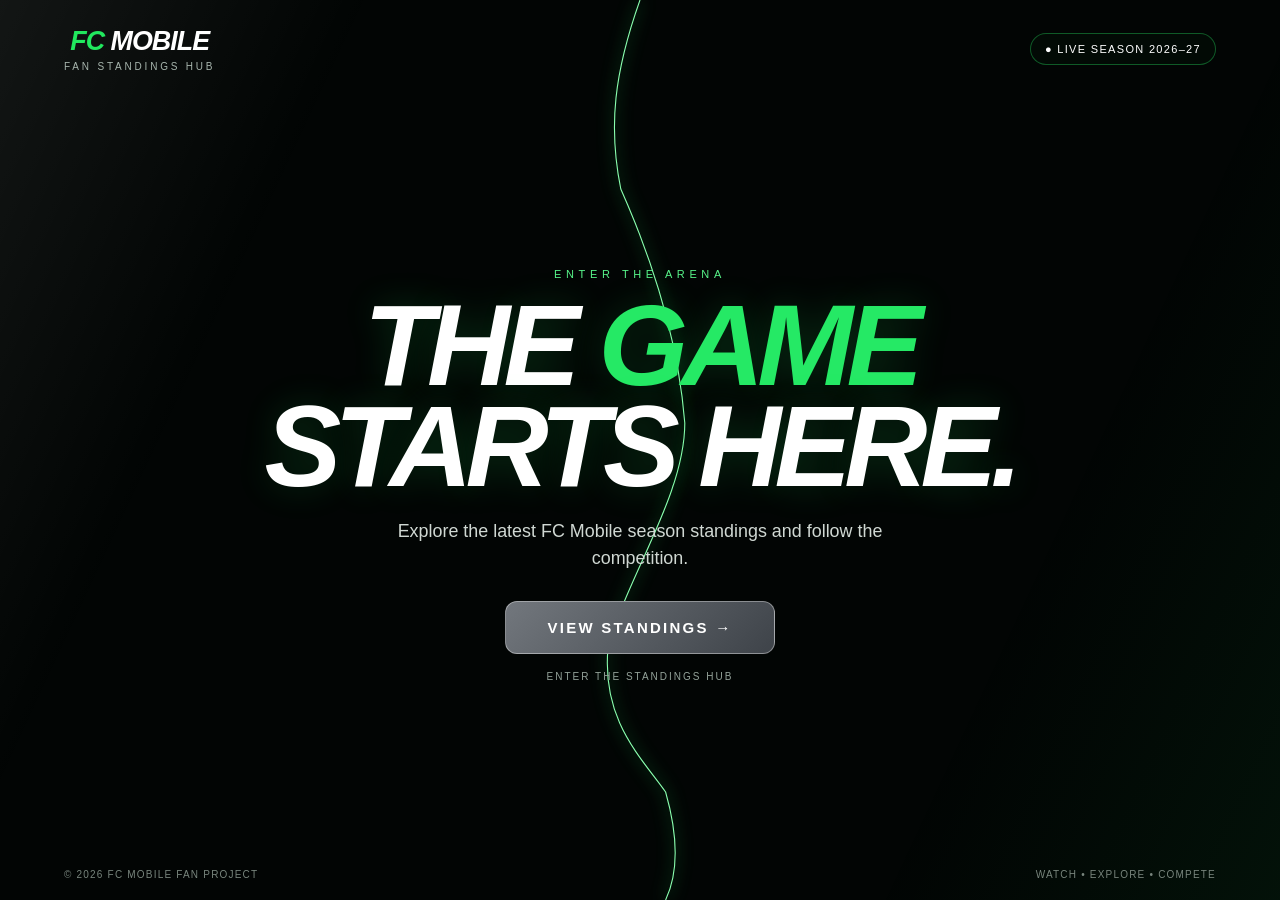
<file: index.html>
<!DOCTYPE html>
<html lang="en">
<head>
<meta charset="utf-8">
<meta name="viewport" content="width=device-width,initial-scale=1">
<title>FC MOBILE — Standings</title>
<style>
*{box-sizing:border-box}html,body{margin:0;width:100%;height:100%;overflow:hidden;background:#020504;font-family:Arial,Helvetica,sans-serif;color:#fff}
:root{--green:#25e965}
.page2{position:fixed;inset:0;z-index:1;background:linear-gradient(135deg,#1b3027,#0b1712 55%,#07100c);overflow:hidden;perspective:1800px;display:none}
body.transitioning .page2,body.opened .page2{display:block}
.p2-world{position:absolute;inset:-8vh -8vw;transform:scale(.82) translateY(2vh);transform-origin:center;transition:transform 2.4s cubic-bezier(.18,.8,.18,1);will-change:transform}
body.opened .p2-world{transform:scale(1.035) translateY(-.8vh)}
.p2-video{position:absolute;inset:0;width:100%;height:100%;object-fit:cover;filter:brightness(.72) saturate(1.08);transform:scale(1.06);opacity:1}
.p2-content{position:relative;z-index:2;min-height:100%;display:flex;align-items:center;justify-content:center;padding:78px 18px 35px;opacity:0;visibility:hidden;pointer-events:none;transition:opacity .35s ease .15s}
body.opened .p2-content{opacity:1;visibility:visible;pointer-events:auto}
.standings-panel{position:relative;width:min(94vw,980px);background:rgba(235,240,245,.10);border:1px solid rgba(255,255,255,.38);border-radius:18px;overflow:hidden;box-shadow:0 25px 90px rgba(0,0,0,.48),inset 0 1px 0 rgba(255,255,255,.18);backdrop-filter:blur(20px) saturate(125%);-webkit-backdrop-filter:blur(20px) saturate(125%);opacity:0;visibility:hidden}
.standings-panel.table-ready{opacity:1;visibility:visible}
.split-reveal{position:fixed;inset:0;z-index:30;pointer-events:none;display:none;background:transparent}.split-reveal.active{display:block}
.split-half{position:absolute;overflow:hidden;will-change:height,top;opacity:1;filter:drop-shadow(0 14px 28px rgba(0,0,0,.22))}
.split-half .standings-ghost{position:absolute;margin:0;visibility:visible!important;opacity:1!important}
.panel-title{padding:20px 22px;border-bottom:1px solid rgba(255,255,255,.18);display:flex;justify-content:space-between;align-items:end;background:rgba(255,255,255,.045)}.panel-title h2{margin:0;color:#fff;letter-spacing:.12em;font-size:clamp(19px,3vw,30px);text-shadow:0 1px 12px rgba(0,0,0,.45)}
.season{font-size:11px;color:#9aa9a1}.season strong{display:block;color:#fff;font-size:14px;margin-top:4px}
.table-wrap{overflow:auto}table{width:100%;min-width:680px;border-collapse:collapse}th,td{padding:12px 9px;text-align:center;border-bottom:1px solid rgba(255,255,255,.12);font-size:13px}th{font-size:10px;letter-spacing:.08em;color:rgba(255,255,255,.68)}tbody tr{cursor:pointer;transition:background .22s ease,transform .22s ease}tbody tr:hover,tbody tr:active{background:rgba(255,255,255,.10);transform:scale(1.008)}.club{text-align:left;font-weight:700}.club-mark{display:inline-flex;width:26px;height:26px;border-radius:50%;align-items:center;justify-content:center;background:rgba(255,255,255,.12);border:1px solid rgba(255,255,255,.32);font-size:9px;margin-right:8px}.points{color:#b8ffd0;font-weight:900}
.form-dot{display:inline-flex;width:22px;height:22px;border:2px solid #9ca3af;border-radius:50%;align-items:center;justify-content:center;margin:0 2px;font-size:14px;font-weight:800;line-height:1;vertical-align:middle;font-family:Arial,Helvetica,sans-serif;background:transparent;color:transparent;box-sizing:border-box}.form-dot.win{background:#2f9857;border-color:#2f9857;color:#fff}.form-dot.loss{background:#ea4335;border-color:#ea4335;color:#fff}.form-dot.draw{background:#9aa0a6;border-color:#9aa0a6;color:#fff;font-size:16px}.form-dot.not-played{background:transparent;border-color:#9ca3af;color:transparent}.form-dot.latest{background:transparent!important}.form-dot.win.latest{border-color:#2f9857;color:#2f9857;box-shadow:inset 0 0 0 2px rgba(47,152,87,.22)}.form-dot.loss.latest{border-color:#ea4335;color:#ea4335;box-shadow:inset 0 0 0 2px rgba(234,67,53,.18)}.form-dot.draw.latest{border-color:#9aa0a6;color:#7f858c;box-shadow:inset 0 0 0 2px rgba(154,160,166,.18)}
.home-btn{position:fixed;z-index:20;top:18px;left:18px;border:1px solid rgba(255,255,255,.28);background:rgba(0,0,0,.55);color:#fff;padding:10px 14px;border-radius:999px;cursor:pointer;display:none}body.opened .home-btn{display:block}
.door-stage{position:fixed;inset:0;z-index:10;background:transparent;perspective:1800px;overflow:hidden}
#sourceVideo{position:absolute;inset:0;width:100%;height:100%;object-fit:cover;filter:brightness(.8);z-index:1;background:transparent}
.door{position:absolute;inset:0;width:100%;height:100%;z-index:3;pointer-events:none;transform-style:preserve-3d;will-change:transform;transition:transform 2.35s cubic-bezier(.18,.72,.18,1),filter 2.35s ease}
#leftDoor{transform-origin:left center;clip-path:polygon(0 0,50% 0,49% 7%,48% 14%,48.5% 21%,51% 29%,53% 38%,53.5% 47%,52% 55%,49% 64%,47.5% 72%,49% 80%,52% 88%,53% 94%,52% 100%,0 100%)}
#rightDoor{transform-origin:right center;clip-path:polygon(50% 0,100% 0,100% 100%,52% 100%,53% 94%,52% 88%,49% 80%,47.5% 72%,49% 64%,52% 55%,53.5% 47%,53% 38%,51% 29%,48.5% 21%,48% 14%,49% 7%)}
.door-stage.ready #sourceVideo{opacity:0}
.door-glass{position:absolute;inset:0;z-index:4;pointer-events:none;background:linear-gradient(115deg,rgba(255,255,255,.07),transparent 22%,transparent 76%,rgba(37,233,101,.06))}
.curve{position:absolute;inset:0;z-index:5;width:100%;height:100%;pointer-events:none;filter:drop-shadow(0 0 8px rgba(37,233,101,.9))}.curve path{fill:none;stroke:#8affaf;stroke-width:1.1;vector-effect:non-scaling-stroke}
#rightCurve{display:none}
.landing-ui{position:absolute;inset:0;z-index:8;display:flex;flex-direction:column;align-items:center;justify-content:center;text-align:center;padding:90px 20px 40px;transition:opacity .3s ease}
header{position:absolute;top:0;left:0;width:100%;padding:26px clamp(20px,5vw,72px);display:flex;justify-content:space-between;align-items:center}.brand{font-size:clamp(20px,2.1vw,34px);font-weight:900;font-style:italic;letter-spacing:-1px}.brand b{color:#21e85e}.tag{font-size:10px;letter-spacing:.28em;color:#a8b6ae;margin-top:4px}.status{font-size:11px;letter-spacing:.12em;border:1px solid rgba(42,237,105,.35);padding:9px 14px;border-radius:999px;background:rgba(4,20,10,.38)}
.kicker{font-size:11px;letter-spacing:.42em;color:#58f58a;margin-bottom:15px;text-transform:uppercase}h1{margin:0;font-size:clamp(44px,9vw,130px);line-height:.88;letter-spacing:-.06em;font-style:italic;text-shadow:0 0 35px rgba(37,241,99,.18)}h1 span{color:#25e965}.hero-p{margin:20px auto 28px;max-width:560px;color:#d0d8d3;font-size:clamp(14px,1.4vw,18px);line-height:1.55}.cta{cursor:pointer;border:1px solid rgba(255,255,255,.38);background:linear-gradient(135deg,#72777d,#3e4349);color:#fff;padding:17px 42px;border-radius:12px;font-size:15px;font-weight:900;letter-spacing:.15em}.hint{margin-top:17px;font-size:10px;letter-spacing:.2em;color:#94a39a;text-transform:uppercase}footer{position:absolute;bottom:20px;left:0;width:100%;padding:0 clamp(20px,5vw,72px);display:flex;justify-content:space-between;color:#78857d;font-size:10px;letter-spacing:.12em}
body.opening .landing-ui{opacity:0;pointer-events:none}
body.opening #leftDoor{transform:translateX(-14vw) translateZ(-12px) rotateY(72deg);filter:brightness(.72)}body.opening #rightDoor{transform:translateX(14vw) translateZ(-12px) rotateY(-72deg);filter:brightness(.72)}
body.opening #leftCurve{opacity:0;transition:opacity .25s}
body.opened .door-stage{pointer-events:none;opacity:0;transition:opacity .18s ease}
body.opened #leftDoor{transform:translateX(-105vw) rotateY(86deg);transition:transform .7s ease .02s}body.opened #rightDoor{transform:translateX(105vw) rotateY(-86deg);transition:transform .7s ease .02s}
@media(max-width:650px){.status,.footer-right{display:none}.cta{padding:15px 25px}.panel-title{padding:17px}}
</style>
</head>
<body>
<!-- PAGE 2: STANDINGS SCREEN -->
<section id="page2" class="app-page page2" aria-label="Standings page"><div class="p2-world"><video class="p2-video" autoplay muted loop playsinline preload="auto"><source src="fc_mobile_background_hd_under25mb.mp4" type="video/mp4"></video><button class="home-btn" id="homeBtn">← HOME</button><div class="p2-content"><section class="standings-panel"><div class="panel-title"><h2>LEAGUE STANDINGS</h2><div class="season">Season<strong>2026–27</strong></div></div><div class="table-wrap"><table><thead><tr><th>#</th><th>CLUB</th><th>MP</th><th>W</th><th>D</th><th>L</th><th>GF</th><th>GA</th><th>GD</th><th>PTS</th><th>LAST 5</th></tr></thead><tbody id="standingsBody"></tbody></table></div></section></div></div></section><div class="split-reveal" id="splitReveal"></div>
<!-- PAGE 1: HOME / LANDING SCREEN -->
<section id="page1" class="app-page page1 door-stage" data-page="home" aria-label="Home page"><video id="sourceVideo" autoplay muted loop playsinline><source src="video_2026-08-29_18-55-29.mp4?v=4" type="video/mp4"></video><canvas id="leftDoor" class="door"></canvas><canvas id="rightDoor" class="door"></canvas><div class="door-glass"></div><svg id="leftCurve" class="curve" viewBox="0 0 100 100" preserveAspectRatio="none"><path d="M50 0 C48 8 47.5 14 48.5 21 C51 29 53 38 53.5 47 C53.5 55 49 64 47.5 72 C47 80 50 84 52 88 C53 93 53 97 52 100"/></svg><div class="landing-ui"><header><div><div class="brand"><b>FC</b> MOBILE</div><div class="tag">FAN STANDINGS HUB</div></div><div class="status">● LIVE SEASON 2026–27</div></header><div class="kicker">Enter the arena</div><h1>THE <span>GAME</span><br>STARTS HERE.</h1><p class="hero-p">Explore the latest FC Mobile season standings and follow the competition.</p><button class="cta" id="enter">VIEW STANDINGS →</button><div class="hint">Enter the standings hub</div><footer><div>© 2026 FC MOBILE FAN PROJECT</div><div class="footer-right">WATCH • EXPLORE • COMPETE</div></footer></div></section>
<script>
(() => {
'use strict';
const $=s=>document.querySelector(s);
const body=document.body, enter=$('#enter'), home=$('#homeBtn');
const panel=$('.standings-panel'), tbody=$('#standingsBody'), reveal=$('#splitReveal');
const source=$('#sourceVideo'), p2=$('.p2-video');
const left=$('#leftDoor'), right=$('#rightDoor');
let opening=false, dataReady=false, revealTimer=null, raf=0;

/* Restore the original moving-video-door effect. */
function setupDoors(){
 if(!source||!left||!right)return;
 const cl=left.getContext('2d'), cr=right.getContext('2d');
 function size(){
  const d=Math.min(window.devicePixelRatio||1,2);
  [left,right].forEach(x=>{x.width=Math.round(innerWidth*d);x.height=Math.round(innerHeight*d);x.style.width=innerWidth+'px';x.style.height=innerHeight+'px';});
 }
 function paint(){
  if(source.readyState>=2){
   cl.setTransform(1,0,0,1,0,0);cr.setTransform(1,0,0,1,0,0);
   cl.clearRect(0,0,left.width,left.height);cr.clearRect(0,0,right.width,right.height);
   cl.drawImage(source,0,0,left.width,left.height);cr.drawImage(source,0,0,right.width,right.height);
   requestAnimationFrame(paint);
  } else requestAnimationFrame(paint);
 }
 size();window.addEventListener('resize',size);
 source.addEventListener('loadeddata',paint,{once:true});
 source.play().catch(()=>{});
}
setupDoors();

function lastFive(t){
 const a=Array.isArray(t.last5)?t.last5.slice(0,5):[];
 while(a.length<5)a.push('N');
 let latest=-1; for(let i=a.length-1;i>=0;i--){if(['W','D','L'].includes(a[i])){latest=i;break}}
 return a.map((x,i)=>{
   const latestClass=i===latest?' latest':'';
   if(x==='W')return '<span class="form-dot win'+latestClass+'" title="Win">✓</span>';
   if(x==='L')return '<span class="form-dot loss'+latestClass+'" title="Loss">×</span>';
   if(x==='D')return '<span class="form-dot draw'+latestClass+'" title="Draw">−</span>';
   return '<span class="form-dot not-played" title="Not played"></span>';
 }).join('');
}
function render(rows){
 if(!Array.isArray(rows))rows=[];
 rows.sort((a,b)=>(Number(b.pts)||0)-(Number(a.pts)||0)||(Number(b.gd)||0)-(Number(a.gd)||0)||(Number(b.gf)||0)-(Number(a.gf)||0)||String(a.team||'').localeCompare(String(b.team||'')));
 tbody.innerHTML=rows.map((t,i)=>'<tr><td>'+ (i+1) +'</td><td class="club"><span class="club-mark">'+String(t.team||'').slice(0,2)+'</span>'+String(t.team||'')+'</td><td>'+Number(t.p||0)+'</td><td>'+Number(t.w||0)+'</td><td>'+Number(t.d||0)+'</td><td>'+Number(t.l||0)+'</td><td>'+Number(t.gf||0)+'</td><td>'+Number(t.ga||0)+'</td><td>'+Number(t.gd||0)+'</td><td class="points">'+Number(t.pts||0)+'</td><td>'+lastFive(t)+'</td></tr>').join('');
 dataReady=true;
}
fetch('data.json?ts='+Date.now(),{cache:'no-store'})
 .then(r=>{if(!r.ok)throw new Error('data.json '+r.status);return r.json()})
 .then(render)
 .catch(err=>{console.error(err);render([]);});

function clearReveal(){
 cancelAnimationFrame(raf);clearTimeout(revealTimer);
 reveal.classList.remove('active');reveal.innerHTML='';
}

function showFinal(){
 clearReveal();
 panel.style.visibility='visible';
 panel.style.opacity='1';
 panel.classList.add('table-ready');
}

/* Dynamic row split: the current sorted table is the ONLY data source. */
function revealTable(){
 if(!body.classList.contains('opened'))return;
 if(!dataReady){revealTimer=setTimeout(revealTable,100);return;}
 const rows=[...tbody.querySelectorAll('tr')];
 if(!rows.length){showFinal();return;}

 clearReveal();
 panel.style.visibility='visible';panel.style.opacity='0';
 const rect=panel.getBoundingClientRect();
 if(rect.width<10||rect.height<10){revealTimer=setTimeout(revealTable,100);return;}

 const split=Math.ceil(rows.length/2);
 const mid=rect.top+rect.height/2;
 panel.style.visibility='hidden';

 function build(kind,items,withHeader){
  const wrap=document.createElement('div');
  wrap.className='split-half '+kind;
  wrap.style.left=rect.left+'px';wrap.style.width=rect.width+'px';
  wrap.style.top=mid+'px';wrap.style.height='0px';
  const card=document.createElement('div');card.className='split-card';
  const tw=document.createElement('div');tw.className='table-wrap';
  const table=document.createElement('table');
  if(withHeader)table.appendChild(panel.querySelector('thead').cloneNode(true));
  const tb=document.createElement('tbody');
  items.forEach(row=>tb.appendChild(row.cloneNode(true)));
  table.appendChild(tb);tw.appendChild(table);card.appendChild(tw);wrap.appendChild(card);reveal.appendChild(wrap);
  return {wrap,card};
 }
 const top=build('top',rows.slice(0,split),true);
 const bottom=build('bottom',rows.slice(split),false);
 reveal.classList.add('active');

 requestAnimationFrame(()=>{
  const topH=Math.max(1,top.card.getBoundingClientRect().height);
  const bottomH=Math.max(1,bottom.card.getBoundingClientRect().height);
  const start=performance.now(),duration=2800;
  function tick(now){
   const p=Math.min(1,(now-start)/duration),e=1-Math.pow(1-p,3);
   const h1=topH*e,h2=bottomH*e;
   top.wrap.style.height=h1+'px';top.wrap.style.top=(mid-h1)+'px';
   bottom.wrap.style.height=h2+'px';bottom.wrap.style.top=mid+'px';
   if(p<1){raf=requestAnimationFrame(tick);return;}
   showFinal();
  }
  raf=requestAnimationFrame(tick);
 });
}

/* PAGE ROUTER — Page 1 is Home, Page 2 is Standings.
   Back always routes Page 2 -> Page 1 without leaving the site. */
const page1=$('#page1'), page2=$('#page2');
const ROUTE_HOME='home', ROUTE_STANDINGS='standings';
const baseUrl=location.pathname+location.search;

function currentRoute(){return history.state&&history.state.fcRoute||ROUTE_HOME;}

function activatePage(route,{animate=true}={}){
 if(route===ROUTE_HOME){
  clearReveal();
  body.classList.remove('opening','opened','transitioning');
  opening=false;
  if(page2){page2.setAttribute('aria-hidden','true');page2.style.display='none';}
  if(page1){page1.setAttribute('aria-hidden','false');page1.style.display='block';}
  return;
 }
 if(opening||body.classList.contains('opened'))return;
 opening=true;
 if(page1){page1.setAttribute('aria-hidden','true');page1.style.display='block';}
 if(page2){page2.style.display='block';page2.setAttribute('aria-hidden','false');}
 body.classList.add('transitioning','opening');
 if(p2)p2.play().catch(()=>{});
 const finish=()=>{
  body.classList.add('opened');
  body.classList.remove('opening');
  opening=false;
  requestAnimationFrame(()=>setTimeout(revealTable,350));
 };
 if(animate)setTimeout(finish,2350);else finish();
}

function goTo(route,{push=true}={}){
 if(route===ROUTE_STANDINGS){
  if(push)history.pushState({fcRoute:ROUTE_STANDINGS},'',baseUrl+'#standings');
  activatePage(ROUTE_STANDINGS);
 }else{
  if(push)history.pushState({fcRoute:ROUTE_HOME},'',baseUrl);
  activatePage(ROUTE_HOME);
 }
}

function open(){goTo(ROUTE_STANDINGS,{push:true});}

function returnToHome(){
 /* On-screen Home uses the same route as native Back. */
 if(currentRoute()===ROUTE_STANDINGS)history.back();
 else activatePage(ROUTE_HOME);
}

enter&&enter.addEventListener('click',open);


home&&home.addEventListener('click',returnToHome);

/* Native Android/iPhone browser Back and back gestures. */
window.addEventListener('popstate',event=>{
 const route=event.state&&event.state.fcRoute===ROUTE_STANDINGS
  ?ROUTE_STANDINGS:ROUTE_HOME;
 activatePage(route);
});

/* One explicit Page 1 entry is always the starting state. */
if(currentRoute()!==ROUTE_HOME||location.hash){
 history.replaceState({fcRoute:ROUTE_HOME},'',baseUrl);
}
activatePage(ROUTE_HOME,{animate:false});
})();
</script></body></html>
</file>
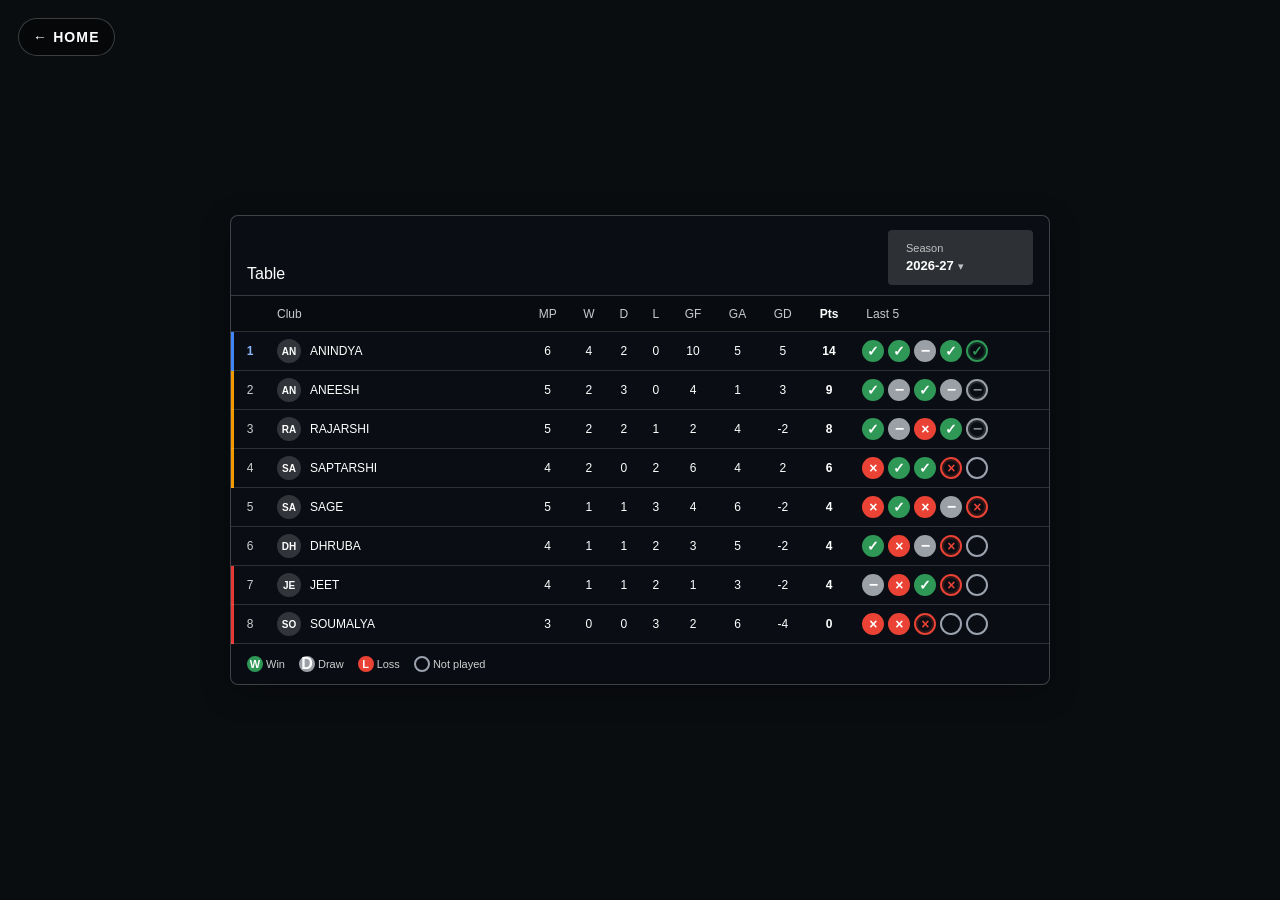
<file: standings.html>
<!DOCTYPE html>
<html lang="en">
<head>
<meta charset="utf-8">
<meta name="viewport" content="width=device-width,initial-scale=1">
<title>FC MOBILE — Standings</title>
<link rel="stylesheet" href="style.css?v=6">
</head>
<body>
<video class="background-video" autoplay muted loop playsinline aria-hidden="true">
  <source src="fc_mobile_background_hd_under25mb.mp4" type="video/mp4">
</video>
<main class="page">
  <a href="index.html" style="position:fixed;top:18px;left:18px;z-index:10;color:#fff;text-decoration:none;font-family:Arial,sans-serif;font-weight:700;letter-spacing:.08em;background:rgba(0,0,0,.38);border:1px solid rgba(255,255,255,.22);padding:10px 14px;border-radius:999px;backdrop-filter:blur(8px)">← HOME</a>
  <section class="standings-panel">
    <div class="panel-title">
      <div class="table-label">Table</div>
      <div class="season"><span>Season</span><strong>2026-27</strong><span class="arrow">▾</span></div>
    </div>
    <div class="table-scroll">
      <table>
        <thead><tr><th class="pos-head"></th><th class="club-head">Club</th><th>MP</th><th>W</th><th>D</th><th>L</th><th>GF</th><th>GA</th><th>GD</th><th class="pts-head">Pts</th><th class="last-head">Last 5</th></tr></thead>
        <tbody id="tb"></tbody>
      </table>
    </div>
    <div class="form-legend">
      <span><b class="legend-dot win">W</b> Win</span>
      <span><b class="legend-dot draw">D</b> Draw</span>
      <span><b class="legend-dot loss">L</b> Loss</span>
      <span><b class="legend-dot blank">–</b> Not played</span>
    </div>
  </section>
</main>
<script>
fetch('data.json?v=8').then(r=>r.json()).then(teams=>{
 teams.sort((a,b)=>b.pts-a.pts||b.gd-a.gd||b.gf-a.gf||a.team.localeCompare(b.team));
 const tb=document.getElementById('tb');
 tb.innerHTML=teams.map((t,i)=>{
   const pos=i+1, zone=pos===1?'champions':pos<=4?'europe':pos>=teams.length-1?'relegation':'neutral';
   const form=Array.isArray(t.last5)?t.last5.slice(0,5):[];
   while(form.length<5)form.push('N');
   let latest=-1; for(let j=form.length-1;j>=0;j--){if(['W','D','L'].includes(form[j])){latest=j;break}}
   const last5=form.map((r,j)=>{const latestClass=j===latest?' latest':'';return r==='W'?'<span class="form-dot win'+latestClass+'" title="Win">✓</span>':r==='D'?'<span class="form-dot draw'+latestClass+'" title="Draw">−</span>':r==='L'?'<span class="form-dot loss'+latestClass+'" title="Loss">×</span>':'<span class="form-dot blank" title="Not played"></span>'}).join('');
   return `<tr class="${zone}"><td class="position">${pos}</td><td class="club"><span class="club-mark">${t.team.slice(0,2)}</span>${t.team}</td><td>${t.p}</td><td>${t.w}</td><td>${t.d}</td><td>${t.l}</td><td>${t.gf}</td><td>${t.ga}</td><td>${t.gd}</td><td class="points">${t.pts}</td><td class="last5">${last5}</td></tr>`;
 }).join('');
}).catch(()=>document.getElementById('tb').innerHTML='<tr><td colspan="11">Unable to load standings data.</td></tr>');

// Phone/browser Back: explicitly route to Page 1.
history.pushState({standingsGuard:true}, '', location.href);
let leavingToHome=false;
window.addEventListener('popstate', function () {
  if(leavingToHome) return;
  leavingToHome=true;
  window.location.replace('index.html');
});
</script>
</body>
</html>
</file>
<file: style.css>
*{box-sizing:border-box}
body{margin:0;background:#101418;color:#fff;font-family:Arial,Helvetica,sans-serif;font-size:14px;min-height:100vh}
.background-video{position:fixed;inset:0;width:100%;height:100%;object-fit:cover;z-index:0;pointer-events:none}
body:before{content:"";position:fixed;inset:0;background:rgba(0,0,0,.35);z-index:1;pointer-events:none}
.page{position:relative;z-index:2;width:100%;max-width:1120px;min-height:100vh;margin:0 auto;padding:28px;display:flex;align-items:center;justify-content:center}
.standings-panel{width:100%;max-width:820px;background:rgba(12,18,28,.42);backdrop-filter:blur(5px);-webkit-backdrop-filter:blur(5px);border:1px solid rgba(255,255,255,.22);border-radius:8px;overflow:hidden;box-shadow:0 8px 30px rgba(0,0,0,.32)}
.panel-title{display:flex;justify-content:space-between;align-items:flex-end;border-bottom:1px solid rgba(255,255,255,.18);padding:14px 16px 10px}.table-label{font-size:16px;color:#fff;margin-bottom:2px}.season{background:rgba(255,255,255,.14);padding:12px 18px;min-width:145px;border-radius:4px}.season span{display:block;font-size:11px;color:rgba(255,255,255,.7);margin-bottom:3px}.season strong{font-size:13px;color:#fff}.arrow{display:inline!important;margin-left:4px;color:#fff}.table-scroll{overflow-x:auto}table{width:100%;border-collapse:collapse;table-layout:auto}th,td{height:36px;padding:7px 8px;border-bottom:1px solid rgba(255,255,255,.14);text-align:center;font-size:12px;color:#fff}th{font-weight:500;color:rgba(255,255,255,.78);background:rgba(0,0,0,.16)}th.club-head{text-align:left}.pos-head{width:38px}.pts-head{font-weight:800;color:#fff}.last-head{text-align:left!important;padding-left:14px;min-width:112px}.position{color:rgba(255,255,255,.8);width:38px}.club{text-align:left!important;font-weight:500;white-space:nowrap;min-width:190px}.club-mark{display:inline-flex;width:24px;height:24px;margin-right:9px;border-radius:50%;align-items:center;justify-content:center;background:rgba(255,255,255,.16);color:#fff;font-size:10px;font-weight:700}.points{font-weight:800}.last5{text-align:left!important;white-space:nowrap}.form-dot,.legend-dot{display:inline-flex;width:22px;height:22px;border:2px solid #9ca3af;border-radius:50%;margin:0 2px;vertical-align:middle;align-items:center;justify-content:center;font-size:14px;font-weight:800;line-height:1;background:transparent;color:transparent;box-sizing:border-box}.form-dot.win,.legend-dot.win{background:#2f9857;border-color:#2f9857;color:#fff}.form-dot.loss,.legend-dot.loss{background:#ea4335;border-color:#ea4335;color:#fff}.form-dot.draw,.legend-dot.draw{background:#9aa0a6;border-color:#9aa0a6;color:#fff;font-size:16px}.form-dot.blank,.legend-dot.blank{background:transparent;border-color:#9ca3af;color:transparent}.form-dot.latest{background:transparent!important}.form-dot.win.latest{border-color:#2f9857;color:#2f9857;box-shadow:inset 0 0 0 2px rgba(47,152,87,.22)}.form-dot.loss.latest{border-color:#ea4335;color:#ea4335;box-shadow:inset 0 0 0 2px rgba(234,67,53,.18)}.form-dot.draw.latest{border-color:#9aa0a6;color:#7f858c;box-shadow:inset 0 0 0 2px rgba(154,160,166,.18)}.form-legend{display:flex;gap:14px;align-items:center;padding:12px 16px;font-size:11px;color:rgba(255,255,255,.8);background:rgba(0,0,0,.12)}.form-legend span{display:flex;align-items:center;gap:3px}.legend-dot{margin:0;width:18px;height:18px;font-size:12px}tbody tr:hover{background:rgba(255,255,255,.08)}@media(max-width:700px){.page{padding:20px 12px}.standings-panel{max-width:100%}.season{min-width:110px;padding:9px 12px}th,td{padding:7px 6px}.club{min-width:145px}.last-head{min-width:100px}}.champions{box-shadow:inset 3px 0 0 #4285f4}.champions .position{color:#8ab4f8;font-weight:700}.europe{box-shadow:inset 3px 0 0 #f29900}.relegation{box-shadow:inset 3px 0 0 #e53935}.form-legend{display:flex;gap:14px;align-items:center;padding:12px 16px;font-size:11px;color:rgba(255,255,255,.8);background:rgba(0,0,0,.12)}.form-legend span{display:flex;align-items:center;gap:3px}.legend-dot{margin:0;width:16px;height:16px;font-size:11px}tbody tr:hover{background:rgba(255,255,255,.08)}@media(max-width:700px){.page{padding:20px 12px}.standings-panel{max-width:100%}.season{min-width:110px;padding:9px 12px}th,td{padding:7px 6px}.club{min-width:145px}.last-head{min-width:100px}}
</file>
